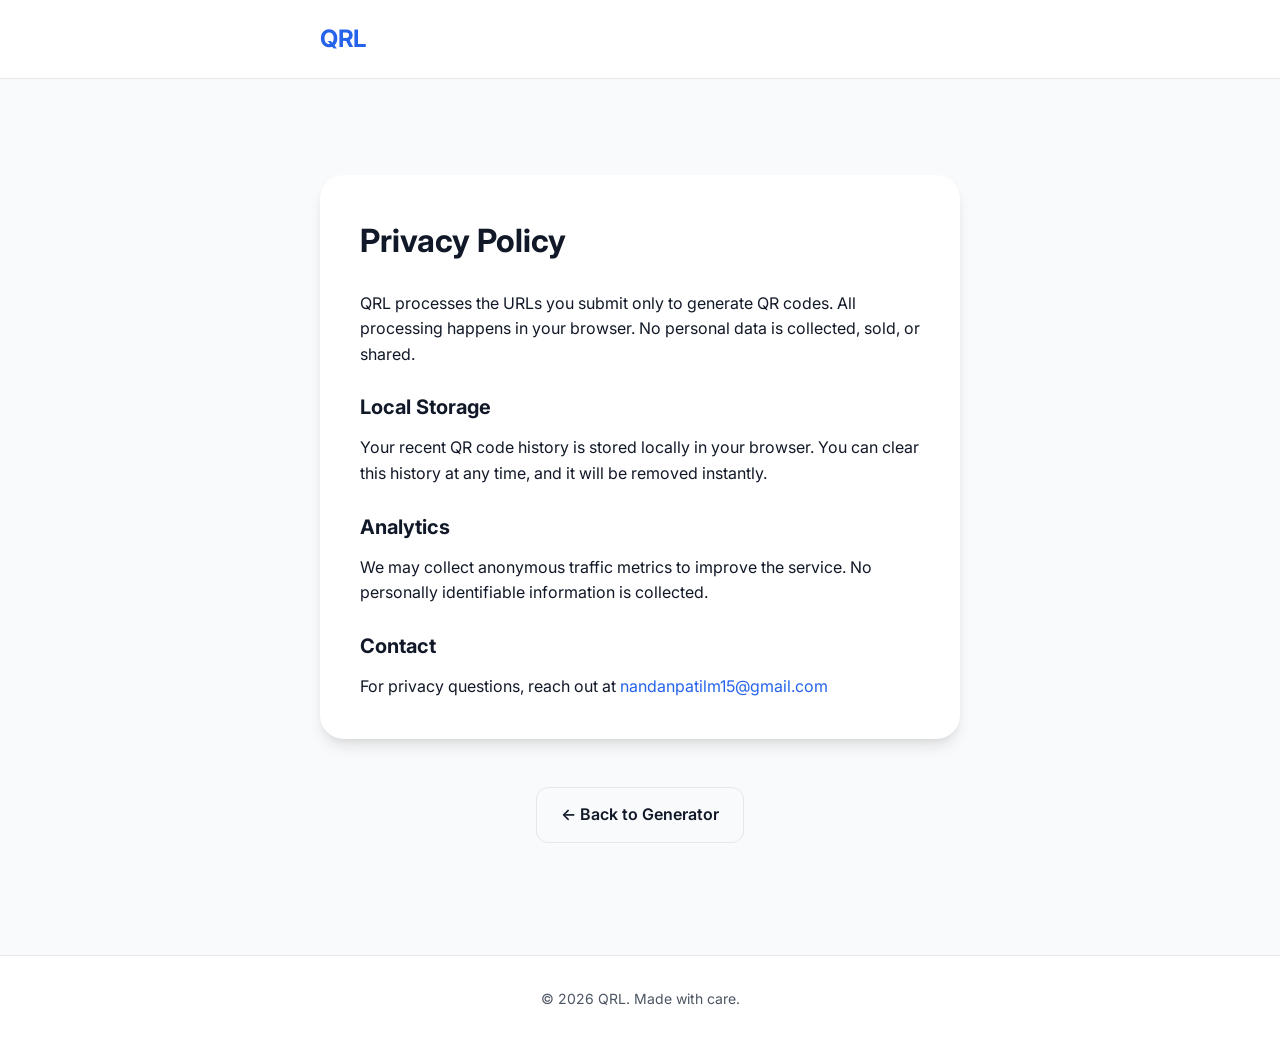
<file: privacy.html>
<!DOCTYPE html>
<html lang="en">

<head>
  <meta charset="utf-8">
  <meta name="viewport" content="width=device-width, initial-scale=1">
  <title>Privacy Policy - QRL</title>
  <link rel="icon" href="/favicon.svg" type="image/svg+xml">
  <link rel="preconnect" href="https://fonts.googleapis.com">
  <link rel="preconnect" href="https://fonts.gstatic.com" crossorigin>
  <link href="https://fonts.googleapis.com/css2?family=Inter:wght@400;500;600;700&display=swap" rel="stylesheet">
  <link rel="stylesheet" href="/styles.css">
</head>

<body>
  <div class="page">
    <header>
      <div class="container">
        <div class="header-content">
          <a href="/" class="logo">QRL</a>
        </div>
      </div>
    </header>

    <main>
      <div class="container">
        <div class="generator" style="margin-top: 48px;">
          <h1 style="font-size: 32px; margin-bottom: 24px;">Privacy Policy</h1>

          <p style="margin-bottom: 24px;">QRL processes the URLs you submit only to generate QR codes. All processing
            happens in your browser. No personal data is collected, sold, or shared.</p>

          <h2 style="font-size: 20px; margin: 24px 0 12px;">Local Storage</h2>
          <p style="margin-bottom: 24px;">Your recent QR code history is stored locally in your browser. You can clear
            this history at any time, and it will be removed instantly.</p>

          <h2 style="font-size: 20px; margin: 24px 0 12px;">Analytics</h2>
          <p style="margin-bottom: 24px;">We may collect anonymous traffic metrics to improve the service. No personally
            identifiable information is collected.</p>

          <h2 style="font-size: 20px; margin: 24px 0 12px;">Contact</h2>
          <p>For privacy questions, reach out at <a
              href="&#109;&#97;&#105;&#108;&#116;&#111;&#58;&#110;&#97;&#110;&#100;&#97;&#110;&#112;&#97;&#116;&#105;&#108;&#109;&#49;&#53;&#64;&#103;&#109;&#97;&#105;&#108;&#46;&#99;&#111;&#109;"
              style="color: var(--primary); text-decoration: none;">&#110;&#97;&#110;&#100;&#97;&#110;&#112;&#97;&#116;&#105;&#108;&#109;&#49;&#53;&#64;&#103;&#109;&#97;&#105;&#108;&#46;&#99;&#111;&#109;</a>
          </p>
        </div>

        <div style="text-align: center; margin-top: 32px;">
          <a href="/" class="btn btn-secondary">← Back to Generator</a>
        </div>
      </div>
    </main>

    <footer style="margin-top: 64px;">
      <div class="container">
        <div class="footer-content">
          <p>© <span id="year"></span> QRL. Made with care.</p>
        </div>
      </div>
    </footer>
  </div>

  <script>
    document.getElementById('year').textContent = new Date().getFullYear();
  </script>
</body>

</html>
</file>
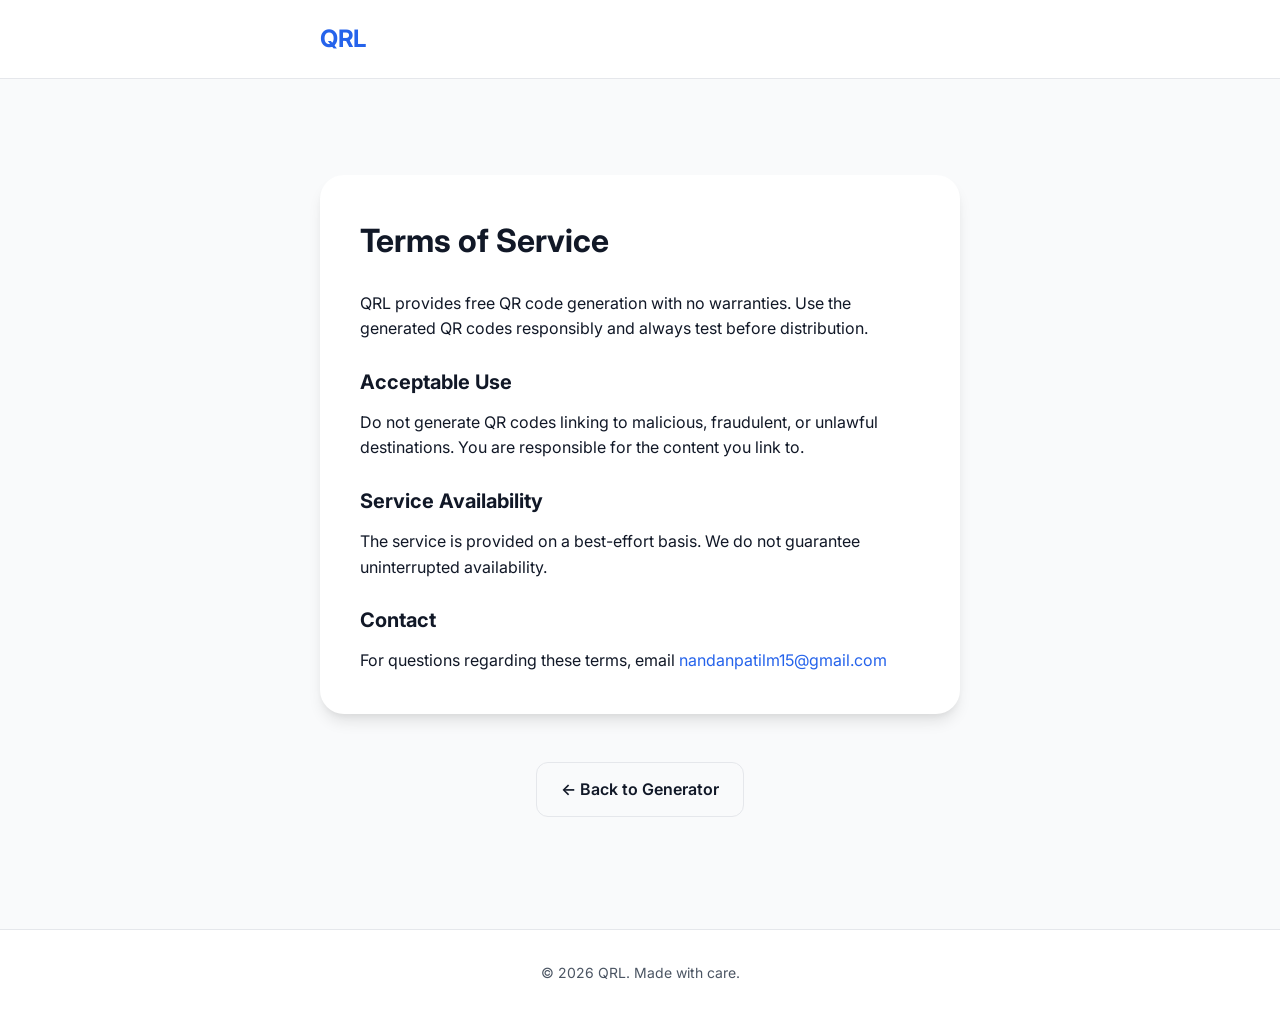
<file: terms.html>
<!DOCTYPE html>
<html lang="en">

<head>
  <meta charset="utf-8">
  <meta name="viewport" content="width=device-width, initial-scale=1">
  <title>Terms of Service - QRL</title>
  <link rel="icon" href="/favicon.svg" type="image/svg+xml">
  <link rel="preconnect" href="https://fonts.googleapis.com">
  <link rel="preconnect" href="https://fonts.gstatic.com" crossorigin>
  <link href="https://fonts.googleapis.com/css2?family=Inter:wght@400;500;600;700&display=swap" rel="stylesheet">
  <link rel="stylesheet" href="/styles.css">
</head>

<body>
  <div class="page">
    <header>
      <div class="container">
        <div class="header-content">
          <a href="/" class="logo">QRL</a>
        </div>
      </div>
    </header>

    <main>
      <div class="container">
        <div class="generator" style="margin-top: 48px;">
          <h1 style="font-size: 32px; margin-bottom: 24px;">Terms of Service</h1>

          <p style="margin-bottom: 24px;">QRL provides free QR code generation with no warranties. Use the generated QR
            codes responsibly and always test before distribution.</p>

          <h2 style="font-size: 20px; margin: 24px 0 12px;">Acceptable Use</h2>
          <p style="margin-bottom: 24px;">Do not generate QR codes linking to malicious, fraudulent, or unlawful
            destinations. You are responsible for the content you link to.</p>

          <h2 style="font-size: 20px; margin: 24px 0 12px;">Service Availability</h2>
          <p style="margin-bottom: 24px;">The service is provided on a best-effort basis. We do not guarantee
            uninterrupted availability.</p>

          <h2 style="font-size: 20px; margin: 24px 0 12px;">Contact</h2>
          <p>For questions regarding these terms, email <a
              href="&#109;&#97;&#105;&#108;&#116;&#111;&#58;&#110;&#97;&#110;&#100;&#97;&#110;&#112;&#97;&#116;&#105;&#108;&#109;&#49;&#53;&#64;&#103;&#109;&#97;&#105;&#108;&#46;&#99;&#111;&#109;"
              style="color: var(--primary); text-decoration: none;">&#110;&#97;&#110;&#100;&#97;&#110;&#112;&#97;&#116;&#105;&#108;&#109;&#49;&#53;&#64;&#103;&#109;&#97;&#105;&#108;&#46;&#99;&#111;&#109;</a>
          </p>
        </div>

        <div style="text-align: center; margin-top: 32px;">
          <a href="/" class="btn btn-secondary">← Back to Generator</a>
        </div>
      </div>
    </main>

    <footer style="margin-top: 64px;">
      <div class="container">
        <div class="footer-content">
          <p>© <span id="year"></span> QRL. Made with care.</p>
        </div>
      </div>
    </footer>
  </div>

  <script>
    document.getElementById('year').textContent = new Date().getFullYear();
  </script>
</body>

</html>
</file>
<file: styles.css>
* {
  margin: 0;
  padding: 0;
  box-sizing: border-box;
}

:root {
  /* Modern, refined color palette */
  --primary: #2563eb;
  --primary-dark: #1e40af;
  --accent: #7c3aed;
  --success: #10b981;
  --error: #ef4444;

  /* Neutral colors */
  --gray-50: #f9fafb;
  --gray-100: #f3f4f6;
  --gray-200: #e5e7eb;
  --gray-300: #d1d5db;
  --gray-400: #9ca3af;
  --gray-500: #6b7280;
  --gray-600: #4b5563;
  --gray-700: #374151;
  --gray-800: #1f2937;
  --gray-900: #111827;

  /* UI colors */
  --bg-primary: #ffffff;
  --bg-secondary: var(--gray-50);
  --text-primary: var(--gray-900);
  --text-secondary: var(--gray-600);
  --border: var(--gray-200);

  /* Shadows */
  --shadow-sm: 0 1px 2px 0 rgba(0, 0, 0, 0.05);
  --shadow: 0 1px 3px 0 rgba(0, 0, 0, 0.1), 0 1px 2px 0 rgba(0, 0, 0, 0.06);
  --shadow-md: 0 4px 6px -1px rgba(0, 0, 0, 0.1), 0 2px 4px -1px rgba(0, 0, 0, 0.06);
  --shadow-lg: 0 10px 15px -3px rgba(0, 0, 0, 0.1), 0 4px 6px -2px rgba(0, 0, 0, 0.05);
  --shadow-xl: 0 20px 25px -5px rgba(0, 0, 0, 0.1), 0 10px 10px -5px rgba(0, 0, 0, 0.04);

  /* Typography */
  --font-sans: -apple-system, BlinkMacSystemFont, "Segoe UI", Roboto, "Helvetica Neue", Arial, sans-serif;
  --font-display: "Inter", var(--font-sans);

  /* Spacing */
  --radius-sm: 8px;
  --radius: 12px;
  --radius-lg: 16px;
  --radius-xl: 24px;

  /* Transitions */
  --transition-theme: background-color 0.3s ease, color 0.3s ease, border-color 0.3s ease;
}

/* Dark theme */
[data-theme="dark"] {
  /* Dark mode color overrides */
  --primary: #60a5fa;
  --primary-dark: #3b82f6;
  --accent: #a78bfa;
  --success: #34d399;
  --error: #f87171;

  /* Dark neutral colors */
  --gray-50: #1e293b;
  --gray-100: #1e293b;
  --gray-200: #334155;
  --gray-300: #475569;
  --gray-400: #64748b;
  --gray-500: #94a3b8;
  --gray-600: #cbd5e1;
  --gray-700: #e2e8f0;
  --gray-800: #f1f5f9;
  --gray-900: #f8fafc;

  /* Dark UI colors */
  --bg-primary: #0f172a;
  --bg-secondary: #1e293b;
  --text-primary: #f8fafc;
  --text-secondary: #cbd5e1;
  --border: #334155;

  /* Dark shadows */
  --shadow-sm: 0 1px 2px 0 rgba(0, 0, 0, 0.3);
  --shadow: 0 1px 3px 0 rgba(0, 0, 0, 0.4), 0 1px 2px 0 rgba(0, 0, 0, 0.3);
  --shadow-md: 0 4px 6px -1px rgba(0, 0, 0, 0.4), 0 2px 4px -1px rgba(0, 0, 0, 0.3);
  --shadow-lg: 0 10px 15px -3px rgba(0, 0, 0, 0.4), 0 4px 6px -2px rgba(0, 0, 0, 0.3);
  --shadow-xl: 0 20px 25px -5px rgba(0, 0, 0, 0.5), 0 10px 10px -5px rgba(0, 0, 0, 0.3);
}

html {
  scroll-behavior: smooth;
}

body {
  font-family: var(--font-display);
  background: var(--bg-secondary);
  color: var(--text-primary);
  line-height: 1.6;
  -webkit-font-smoothing: antialiased;
  -moz-osx-font-smoothing: grayscale;
  transition: var(--transition-theme);
}

/* Layout */
.page {
  min-height: 100vh;
  display: flex;
  flex-direction: column;
}

.container {
  width: 100%;
  max-width: 680px;
  margin: 0 auto;
  padding: 0 20px;
}

/* Header */
header {
  background: var(--bg-primary);
  border-bottom: 1px solid var(--border);
  padding: 20px 0;
  position: sticky;
  top: 0;
  z-index: 100;
  backdrop-filter: blur(10px);
  transition: var(--transition-theme);
}

[data-theme="light"] header {
  background: rgba(255, 255, 255, 0.8);
}

[data-theme="dark"] header {
  background: rgba(15, 23, 42, 0.8);
}

.header-content {
  display: flex;
  justify-content: space-between;
  align-items: center;
}

.logo {
  font-size: 24px;
  font-weight: 700;
  color: var(--primary);
  text-decoration: none;
  letter-spacing: -0.02em;
}

.nav {
  display: flex;
  gap: 24px;
  align-items: center;
}

.nav a {
  color: var(--text-secondary);
  text-decoration: none;
  font-weight: 500;
  font-size: 15px;
  transition: color 0.2s ease;
}

.nav a:hover {
  color: var(--primary);
}

/* Main Content */
main {
  flex: 1;
  padding: 48px 0;
}

/* Hero Section */
.hero {
  text-align: center;
  margin-bottom: 48px;
}

.hero h1 {
  font-size: clamp(32px, 5vw, 48px);
  font-weight: 800;
  line-height: 1.1;
  margin-bottom: 16px;
  letter-spacing: -0.03em;
  color: var(--text-primary);
}

.hero p {
  font-size: 18px;
  color: var(--text-secondary);
  max-width: 560px;
  margin: 0 auto 32px;
  line-height: 1.7;
}

/* Generator Card */
.generator {
  background: var(--bg-primary);
  border-radius: var(--radius-xl);
  padding: 40px;
  box-shadow: var(--shadow-lg);
  margin-bottom: 48px;
}

/* Form Styles */
form {
  display: flex;
  flex-direction: column;
  gap: 20px;
  margin-bottom: 32px;
}

.field {
  display: flex;
  flex-direction: column;
  gap: 8px;
}

label {
  font-size: 14px;
  font-weight: 600;
  color: var(--text-primary);
}

input[type="url"],
input[type="text"],
select {
  width: 100%;
  padding: 12px 16px;
  font-size: 16px;
  border: 2px solid var(--border);
  border-radius: var(--radius);
  background: var(--bg-primary);
  color: var(--text-primary);
  font-family: var(--font-display);
  transition: all 0.2s ease, var(--transition-theme);
}

input[type="url"]:focus,
input[type="text"]:focus,
select:focus {
  outline: none;
  border-color: var(--primary);
  box-shadow: 0 0 0 3px rgba(37, 99, 235, 0.1);
}

input[type="color"] {
  width: 100%;
  height: 48px;
  padding: 4px;
  border: 2px solid var(--border);
  border-radius: var(--radius);
  cursor: pointer;
  transition: all 0.2s ease;
}

input[type="color"]:focus {
  outline: none;
  border-color: var(--primary);
  box-shadow: 0 0 0 3px rgba(37, 99, 235, 0.1);
}

.field-grid {
  display: grid;
  grid-template-columns: repeat(auto-fit, minmax(140px, 1fr));
  gap: 16px;
}

/* Buttons */
button,
.btn {
  padding: 14px 24px;
  font-size: 16px;
  font-weight: 600;
  border-radius: var(--radius);
  border: none;
  cursor: pointer;
  transition: all 0.2s ease, var(--transition-theme);
  font-family: var(--font-display);
  text-decoration: none;
  display: inline-flex;
  align-items: center;
  justify-content: center;
  gap: 8px;
}

button:disabled,
.btn.disabled {
  opacity: 0.5;
  cursor: not-allowed;
}

.btn-primary {
  background: var(--primary);
  color: white;
}

.btn-primary:hover:not(:disabled) {
  background: var(--primary-dark);
  transform: translateY(-1px);
  box-shadow: var(--shadow-md);
}

.btn-primary:active:not(:disabled) {
  transform: translateY(0);
}

.btn-secondary {
  background: var(--bg-secondary);
  color: var(--text-primary);
  border: 1px solid var(--border);
}

.btn-secondary:hover:not(:disabled) {
  background: var(--gray-100);
  border-color: var(--gray-300);
}

/* Preview */
.preview {
  background: var(--gray-50);
  border-radius: var(--radius-lg);
  padding: 40px;
  min-height: 360px;
  display: flex;
  align-items: center;
  justify-content: center;
  margin-bottom: 24px;
  border: 2px dashed var(--border);
}

.preview canvas,
.preview svg {
  max-width: 100%;
  height: auto;
  filter: drop-shadow(var(--shadow));
}

.hidden {
  display: none !important;
}

/* Actions */
.actions {
  display: grid;
  grid-template-columns: 1fr;
  gap: 12px;
}

@media (min-width: 640px) {
  .actions {
    grid-template-columns: 2fr 1fr 1fr;
  }
}

/* Status Message */
.status {
  text-align: center;
  font-size: 14px;
  font-weight: 500;
  min-height: 20px;
  margin-top: 16px;
}

.status[style*="color: rgb(16, 185, 129)"],
.status[style*="color: #38f8c0"] {
  color: var(--success) !important;
}

.status[style*="color: rgb(239, 68, 68)"],
.status[style*="color: #f87171"] {
  color: var(--error) !important;
}

/* Features Section */
.features {
  margin-top: 64px;
  text-align: center;
}

.features h2 {
  font-size: 32px;
  font-weight: 700;
  margin-bottom: 40px;
  color: var(--text-primary);
  letter-spacing: -0.02em;
}

.feature-grid {
  display: grid;
  grid-template-columns: repeat(auto-fit, minmax(250px, 1fr));
  gap: 24px;
  max-width: 900px;
  margin: 0 auto;
}

.feature {
  padding: 24px;
  background: var(--bg-primary);
  border-radius: var(--radius-lg);
  box-shadow: var(--shadow);
  transition: all 0.2s ease;
}

.feature:hover {
  transform: translateY(-2px);
  box-shadow: var(--shadow-md);
}

.feature h3 {
  font-size: 18px;
  font-weight: 600;
  margin-bottom: 8px;
  color: var(--text-primary);
}

.feature p {
  font-size: 15px;
  color: var(--text-secondary);
  line-height: 1.6;
}

/* Footer */
footer {
  background: var(--bg-primary);
  border-top: 1px solid var(--border);
  padding: 32px 0;
  margin-top: 64px;
  text-align: center;
}

.footer-content {
  display: flex;
  flex-direction: column;
  gap: 16px;
  align-items: center;
}

.footer-links {
  display: flex;
  gap: 24px;
  flex-wrap: wrap;
  justify-content: center;
}

.footer-links a {
  color: var(--text-secondary);
  text-decoration: none;
  font-size: 14px;
  transition: color 0.2s ease;
}

.footer-links a:hover {
  color: var(--primary);
}

footer p {
  font-size: 14px;
  color: var(--text-secondary);
}

/* History Sidebar */
.sidebar {
  position: fixed;
  top: 0;
  right: 0;
  width: 320px;
  height: 100vh;
  background: var(--bg-primary);
  box-shadow: var(--shadow-xl);
  padding: 24px;
  transform: translateX(100%);
  transition: transform 0.3s ease;
  z-index: 200;
  overflow-y: auto;
}

.sidebar[data-visible="true"] {
  transform: translateX(0);
}

.sidebar-header {
  display: flex;
  justify-content: space-between;
  align-items: center;
  margin-bottom: 24px;
}

.sidebar-title {
  font-size: 20px;
  font-weight: 700;
  color: var(--text-primary);
}

.sidebar-clear {
  background: none;
  border: none;
  color: var(--primary);
  font-weight: 600;
  cursor: pointer;
  padding: 8px;
  font-size: 14px;
}

.sidebar-close {
  background: none;
  border: none;
  color: var(--text-secondary);
  font-size: 32px;
  line-height: 1;
  cursor: pointer;
  padding: 0;
  width: 32px;
  height: 32px;
  display: flex;
  align-items: center;
  justify-content: center;
  border-radius: var(--radius-sm);
  transition: all 0.2s ease;
}

.sidebar-close:hover {
  background: var(--gray-100);
  color: var(--text-primary);
}

.sidebar-list {
  list-style: none;
  display: flex;
  flex-direction: column;
  gap: 12px;
}

.sidebar-list li {
  padding: 16px;
  background: var(--gray-50);
  border-radius: var(--radius);
  border: 1px solid var(--border);
}

.sidebar-list .meta {
  margin-bottom: 12px;
}

.sidebar-list .meta strong {
  display: block;
  font-size: 14px;
  margin-bottom: 4px;
  word-break: break-all;
  color: var(--text-primary);
}

.sidebar-list .meta span {
  font-size: 12px;
  color: var(--text-secondary);
}

.sidebar-list .actions {
  display: flex;
  gap: 8px;
}

.sidebar-list button {
  padding: 6px 12px;
  font-size: 13px;
  background: var(--bg-primary);
  border: 1px solid var(--border);
  border-radius: var(--radius-sm);
  color: var(--text-primary);
  font-weight: 500;
}

.sidebar-list button:hover {
  background: var(--gray-100);
}

.sidebar-overlay {
  position: fixed;
  inset: 0;
  background: rgba(0, 0, 0, 0.3);
  opacity: 0;
  pointer-events: none;
  transition: opacity 0.3s ease;
  z-index: 150;
}

.sidebar-overlay[data-visible="true"] {
  opacity: 1;
  pointer-events: auto;
}

.history-btn {
  background: var(--bg-primary);
  border: 1px solid var(--border);
  padding: 8px 16px;
  border-radius: var(--radius);
  font-weight: 600;
  font-size: 14px;
  color: var(--text-primary);
}

.history-btn:hover {
  background: var(--gray-50);
}

/* Theme Toggle Button */
.theme-toggle {
  background: var(--bg-primary);
  border: 1px solid var(--border);
  padding: 8px 12px;
  border-radius: var(--radius);
  font-size: 18px;
  color: var(--text-primary);
  cursor: pointer;
  transition: all 0.2s ease;
  display: flex;
  align-items: center;
  justify-content: center;
  min-width: 44px;
  height: 36px;
}

.theme-toggle:hover {
  background: var(--gray-50);
  transform: scale(1.05);
}

.theme-toggle:active {
  transform: scale(0.95);
}

.theme-icon {
  display: inline-block;
  transition: transform 0.3s ease;
}

.theme-toggle:hover .theme-icon {
  transform: rotate(20deg);
}

/* Dialog */
dialog {
  border: none;
  border-radius: var(--radius-lg);
  padding: 32px;
  max-width: 400px;
  box-shadow: var(--shadow-xl);
  background: var(--bg-primary);
}

dialog::backdrop {
  background: rgba(0, 0, 0, 0.5);
}

dialog form {
  gap: 16px;
}

dialog button {
  padding: 10px 20px;
}

/* Responsive */
@media (max-width: 768px) {
  .generator {
    padding: 24px;
  }

  .hero h1 {
    font-size: 32px;
  }

  .hero p {
    font-size: 16px;
  }

  .sidebar {
    width: 100%;
    max-width: 320px;
  }
}

/* Animations */
@keyframes fadeIn {
  from {
    opacity: 0;
    transform: translateY(10px);
  }

  to {
    opacity: 1;
    transform: translateY(0);
  }
}

.generator {
  animation: fadeIn 0.4s ease;
}

/* Accessibility */
@media (prefers-reduced-motion: reduce) {

  *,
  *::before,
  *::after {
    animation-duration: 0.01ms !important;
    animation-iteration-count: 1 !important;
    transition-duration: 0.01ms !important;
  }
}

/* Focus visible */
*:focus-visible {
  outline: 2px solid var(--primary);
  outline-offset: 2px;
}
</file>
